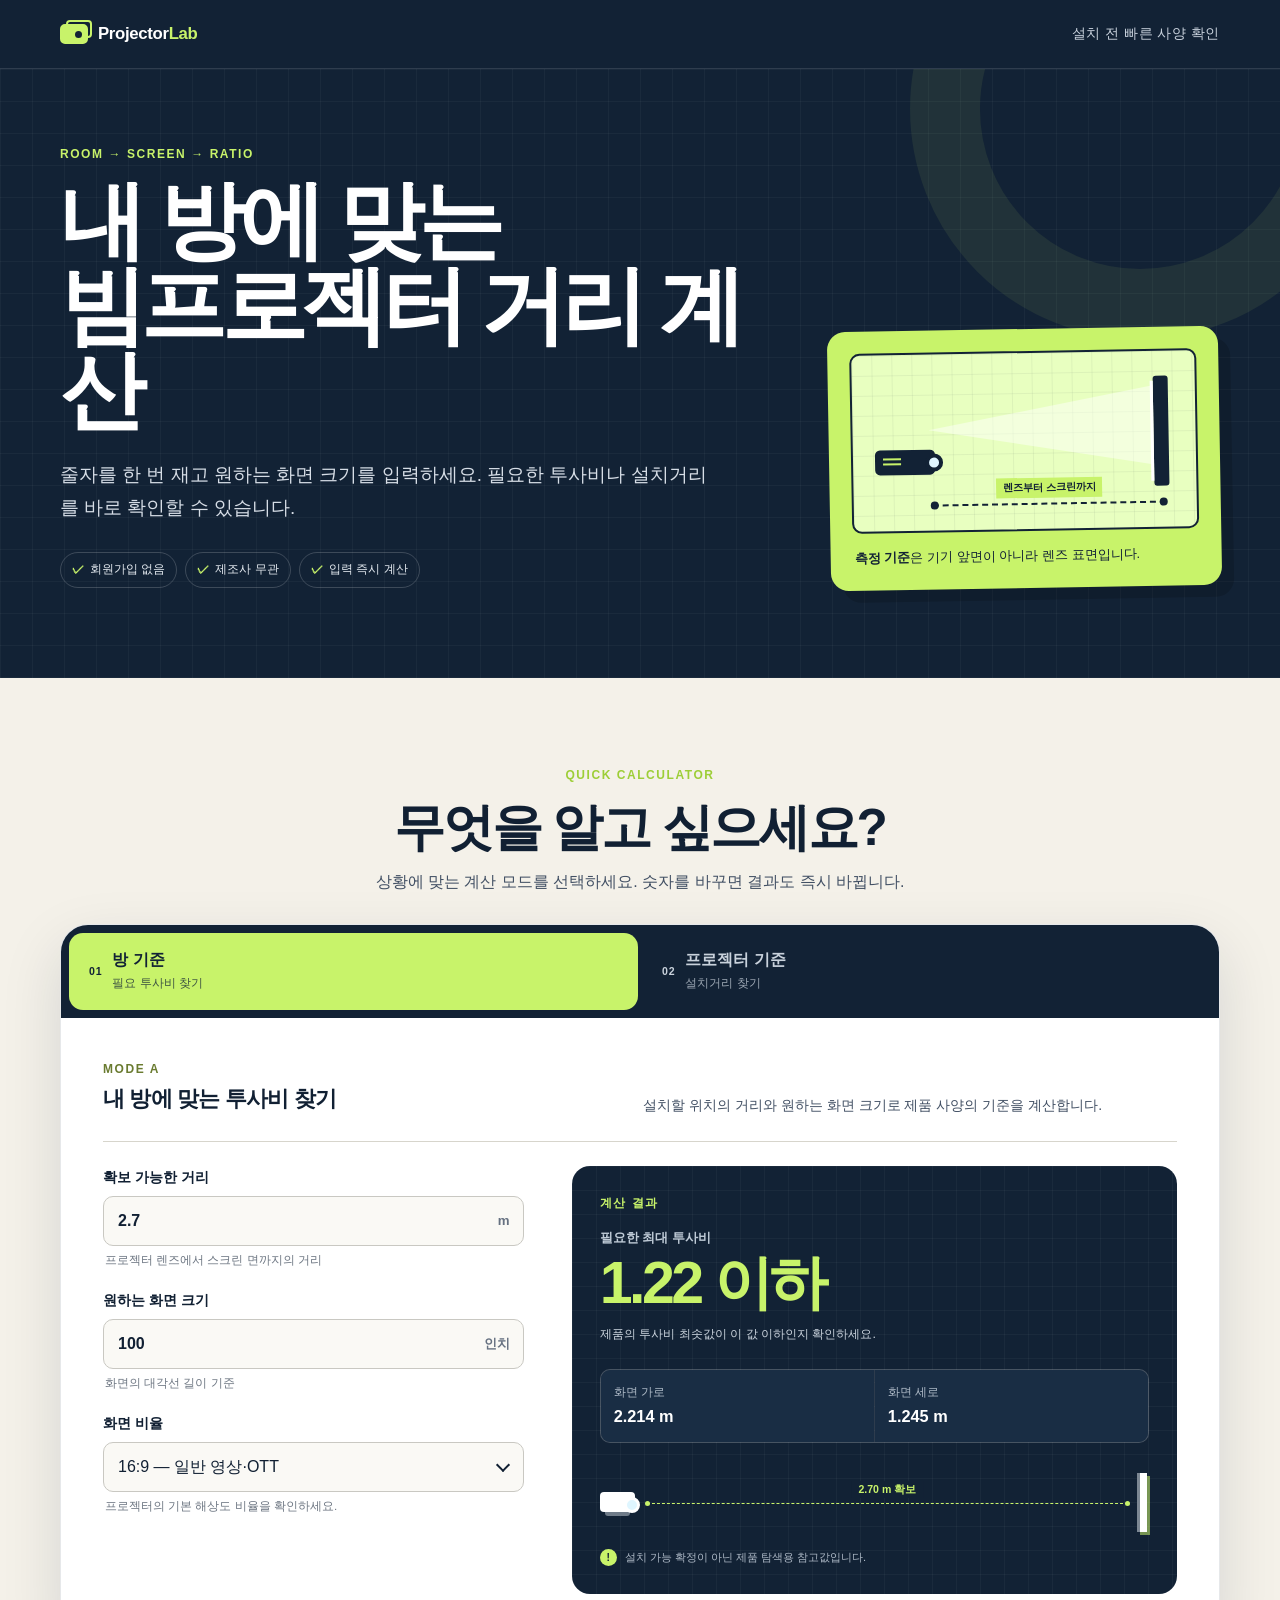
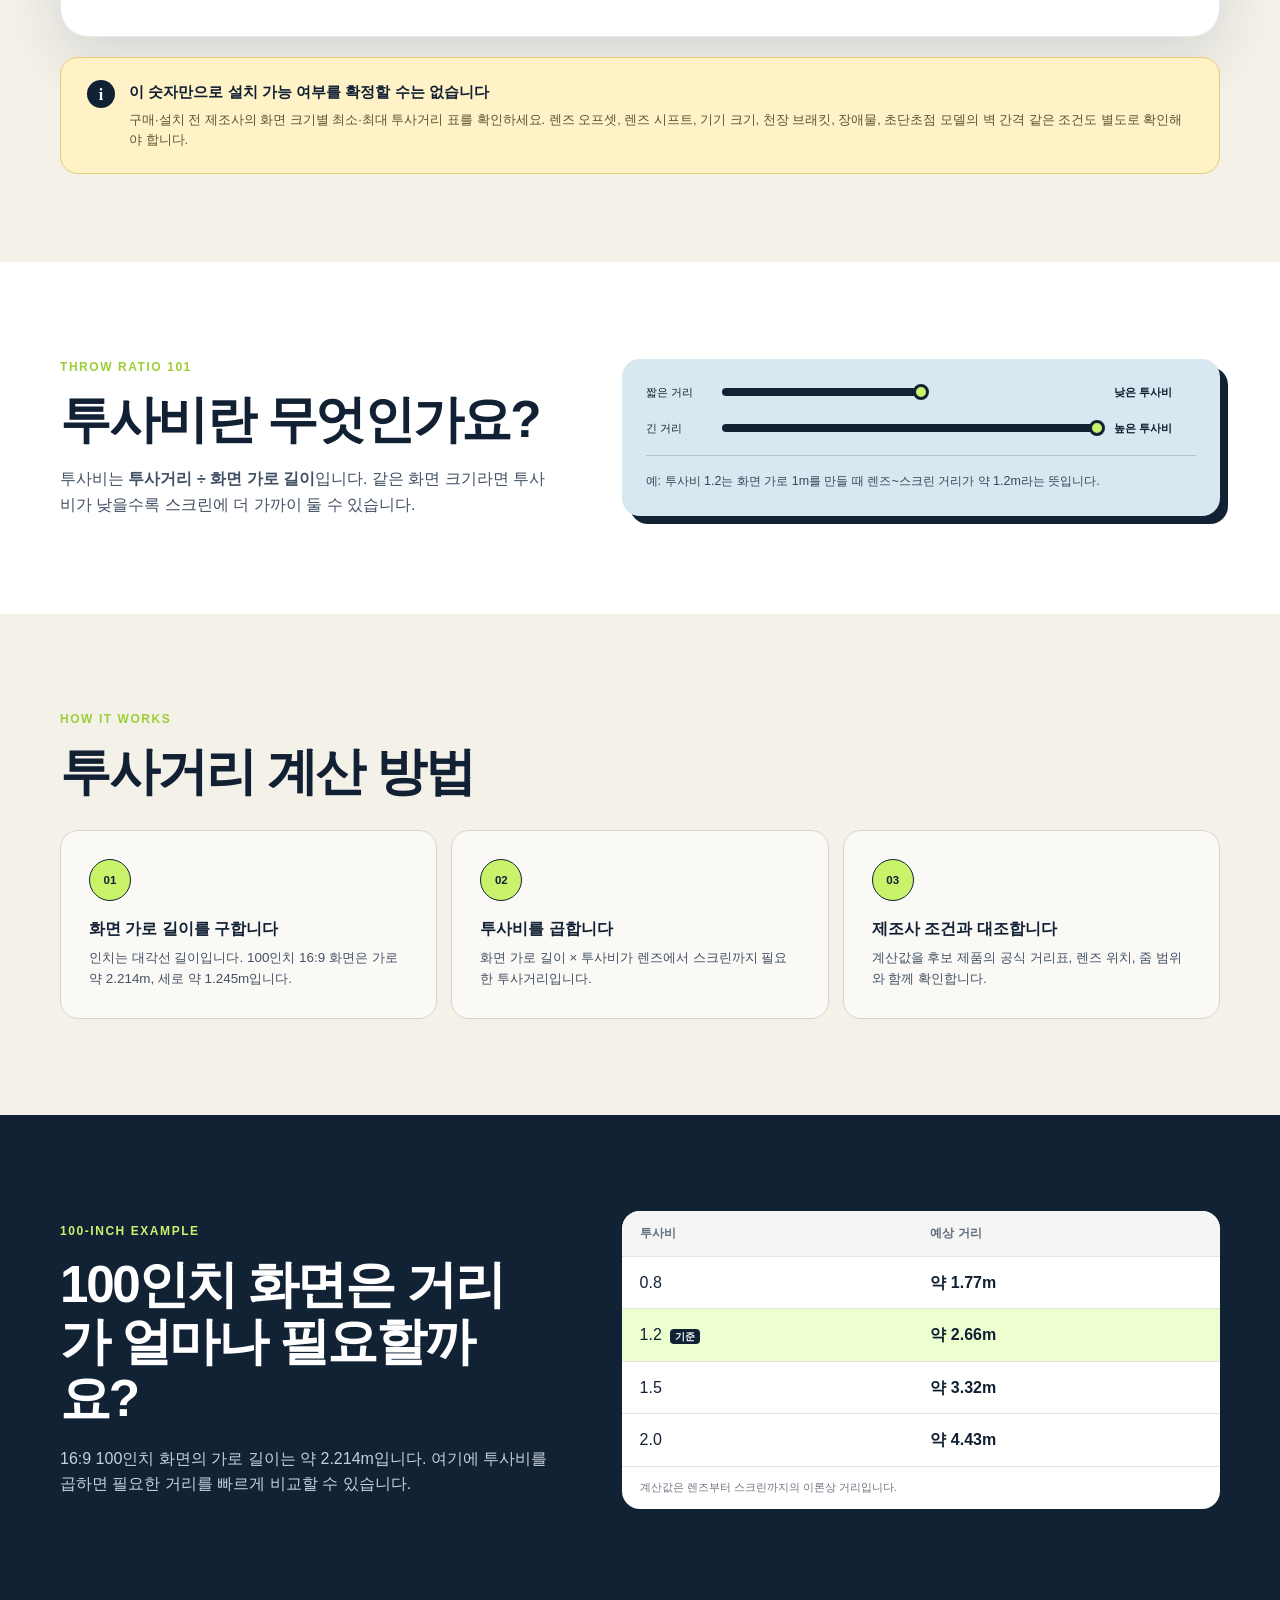
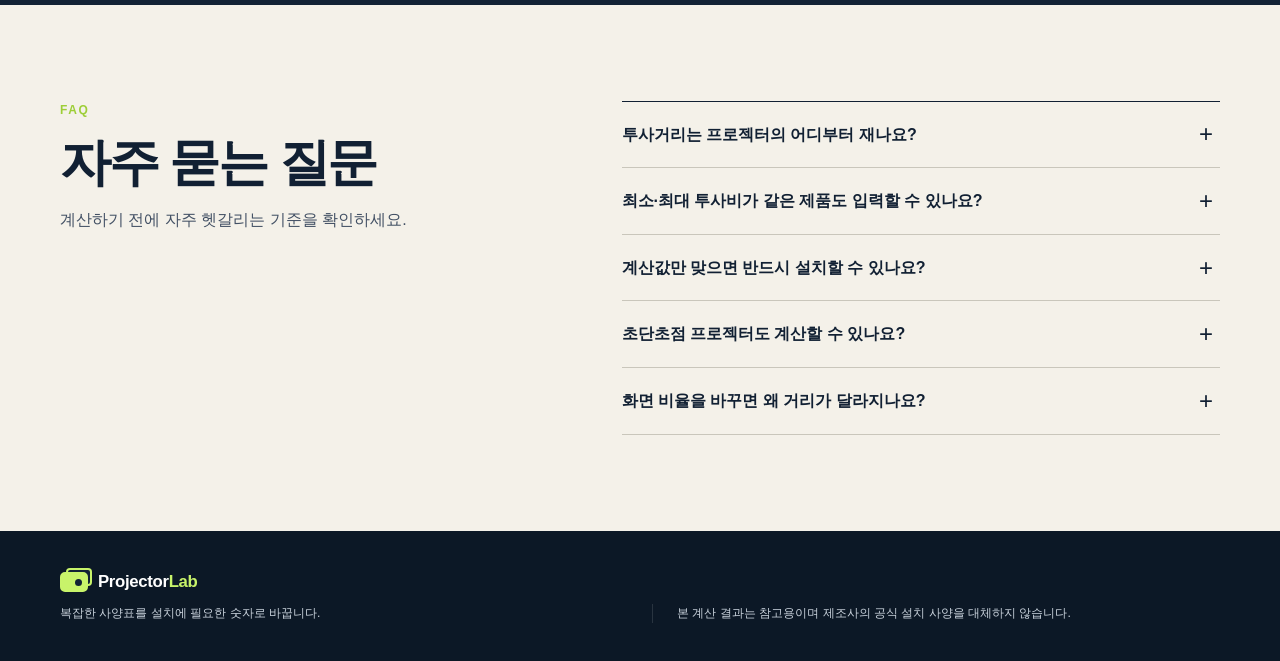
<file: index.html>
<!doctype html>
<html lang="ko">
<head>
  <meta name="google-site-verification" content="B5GOmfGy6FbbzFQtuXUkvJ8qr01A3yfCXxKRgGV3XOA" />
  <!-- Google tag (gtag.js) -->
  <script async src="https://www.googletagmanager.com/gtag/js?id=G-33C0VEND99"></script>
  <script>
  window.dataLayer = window.dataLayer || [];
  function gtag(){dataLayer.push(arguments);}
  gtag('js', new Date());

  gtag('config', 'G-33C0VEND99');
  </script>
  <meta charset="utf-8">
  <meta name="viewport" content="width=device-width, initial-scale=1">
  <title>빔프로젝터 투사거리·화면 크기 계산기 | 투사비 쉽게 계산하기</title>
  <meta name="description" content="방 크기와 원하는 인치로 필요한 프로젝터 투사비를 계산하거나, 투사비로 100인치 등 원하는 화면의 최소·최대 설치거리를 확인하세요.">
  <link rel="canonical" href="https://projector-calculator-e9t.pages.dev/">
  <meta name="theme-color" content="#122235">
  <meta property="og:type" content="website">
  <meta property="og:locale" content="ko_KR">
  <meta property="og:title" content="빔프로젝터 투사거리·화면 크기 계산기">
  <meta property="og:description" content="거리, 화면 크기, 투사비의 관계를 초보자도 쉽게 계산하고 이해할 수 있습니다.">
  <meta property="og:url" content="https://projector-calculator-e9t.pages.dev/">
  <link rel="stylesheet" href="style.css">
  <script src="script.js" defer></script>
</head>
<body>
  <a class="skip-link" href="#calculator">계산기로 바로가기</a>

  <header class="site-header">
    <div class="shell header-inner">
      <a class="brand" href="./index.html" aria-label="빔프로젝터 계산기 홈">
        <span class="brand-mark" aria-hidden="true"></span>
        <span>Projector<span class="brand-accent">Lab</span></span>
      </a>
      <span class="header-note">설치 전 빠른 사양 확인</span>
    </div>
  </header>

  <main>
    <section class="hero">
      <div class="shell hero-grid">
        <div class="hero-copy">
          <p class="eyebrow">ROOM → SCREEN → RATIO</p>
          <h1>내 방에 맞는<br>빔프로젝터 거리 계산</h1>
          <p class="hero-lead">줄자를 한 번 재고 원하는 화면 크기를 입력하세요. 필요한 투사비나 설치거리를 바로 확인할 수 있습니다.</p>
          <ul class="trust-list" aria-label="계산기 특징">
            <li>회원가입 없음</li>
            <li>제조사 무관</li>
            <li>입력 즉시 계산</li>
          </ul>
        </div>

        <div class="hero-diagram" aria-label="프로젝터 렌즈에서 스크린까지의 거리를 재는 방법">
          <div class="diagram-room">
            <div class="diagram-projector">
              <span class="projector-lens" aria-hidden="true"></span>
              <span class="projector-body" aria-hidden="true"></span>
            </div>
            <div class="light-beam" aria-hidden="true"></div>
            <div class="diagram-screen" aria-hidden="true">
              <span></span>
            </div>
            <div class="measure-line" aria-hidden="true">
              <span class="measure-start"></span>
              <span class="measure-end"></span>
              <strong>렌즈부터 스크린까지</strong>
            </div>
          </div>
          <p><strong>측정 기준</strong>은 기기 앞면이 아니라 렌즈 표면입니다.</p>
        </div>
      </div>
    </section>

    <section class="calculator-section" id="calculator" aria-labelledby="calculator-title">
      <div class="shell">
        <div class="section-heading">
          <p class="section-kicker">QUICK CALCULATOR</p>
          <h2 id="calculator-title">무엇을 알고 싶으세요?</h2>
          <p>상황에 맞는 계산 모드를 선택하세요. 숫자를 바꾸면 결과도 즉시 바뀝니다.</p>
        </div>

        <div class="calculator-card">
          <div class="mode-tabs" role="tablist" aria-label="계산 모드">
            <button class="mode-tab is-active" id="tab-room" type="button" role="tab" aria-selected="true" aria-controls="panel-room" tabindex="0">
              <span class="tab-number" aria-hidden="true">01</span>
              <span><strong>방 기준</strong><small>필요 투사비 찾기</small></span>
            </button>
            <button class="mode-tab" id="tab-projector" type="button" role="tab" aria-selected="false" aria-controls="panel-projector" tabindex="-1">
              <span class="tab-number" aria-hidden="true">02</span>
              <span><strong>프로젝터 기준</strong><small>설치거리 찾기</small></span>
            </button>
          </div>

          <section class="mode-panel" id="panel-room" role="tabpanel" aria-labelledby="tab-room">
            <div class="mode-intro">
              <div>
                <p class="mode-label">MODE A</p>
                <h3>내 방에 맞는 투사비 찾기</h3>
              </div>
              <p>설치할 위치의 거리와 원하는 화면 크기로 제품 사양의 기준을 계산합니다.</p>
            </div>

            <div class="calculator-layout">
              <form class="input-panel" id="room-form" novalidate>
                <fieldset>
                  <legend class="sr-only">방 기준 계산 입력</legend>

                  <div class="field-group">
                    <label for="room-distance">확보 가능한 거리</label>
                    <div class="input-with-unit">
                      <input id="room-distance" name="distance" type="number" inputmode="decimal" min="0.1" max="30" step="0.01" value="2.7" aria-describedby="room-distance-help room-distance-error">
                      <span aria-hidden="true">m</span>
                    </div>
                    <p class="field-help" id="room-distance-help">프로젝터 렌즈에서 스크린 면까지의 거리</p>
                    <p class="field-error" id="room-distance-error" aria-live="polite"></p>
                  </div>

                  <div class="field-group">
                    <label for="room-size">원하는 화면 크기</label>
                    <div class="input-with-unit">
                      <input id="room-size" name="screenSize" type="number" inputmode="decimal" min="10" max="500" step="1" value="100" aria-describedby="room-size-help room-size-error">
                      <span aria-hidden="true">인치</span>
                    </div>
                    <p class="field-help" id="room-size-help">화면의 대각선 길이 기준</p>
                    <p class="field-error" id="room-size-error" aria-live="polite"></p>
                  </div>

                  <div class="field-group">
                    <label for="room-ratio">화면 비율</label>
                    <div class="select-wrap">
                      <select id="room-ratio" name="aspectRatio">
                        <option value="16:9" selected>16:9 — 일반 영상·OTT</option>
                        <option value="16:10">16:10 — 업무·교육</option>
                        <option value="4:3">4:3 — 구형 영상·문서</option>
                      </select>
                    </div>
                    <p class="field-help">프로젝터의 기본 해상도 비율을 확인하세요.</p>
                  </div>
                </fieldset>
              </form>

              <div class="result-panel" id="room-result" aria-live="polite" aria-atomic="true">
                <p class="result-eyebrow">계산 결과</p>
                <div class="result-error" id="room-result-error" hidden>입력값을 확인하면 결과가 여기에 표시됩니다.</div>
                <div class="result-content" id="room-result-content">
                  <div class="primary-result">
                    <span>필요한 최대 투사비</span>
                    <strong id="room-throw-ratio">1.22 이하</strong>
                    <p>제품의 투사비 최솟값이 이 값 이하인지 확인하세요.</p>
                  </div>
                  <dl class="result-stats">
                    <div>
                      <dt>화면 가로</dt>
                      <dd id="room-width">2.214 m</dd>
                    </div>
                    <div>
                      <dt>화면 세로</dt>
                      <dd id="room-height">1.245 m</dd>
                    </div>
                  </dl>
                  <div class="distance-visual" aria-hidden="true">
                    <div class="visual-projector"><i></i></div>
                    <div class="visual-track">
                      <span></span>
                      <strong id="room-distance-visual">2.70 m 확보</strong>
                    </div>
                    <div class="visual-screen" id="room-screen-visual"></div>
                  </div>
                  <p class="result-note"><span aria-hidden="true">!</span> 설치 가능 확정이 아닌 제품 탐색용 참고값입니다.</p>
                </div>
              </div>
            </div>
          </section>

          <section class="mode-panel" id="panel-projector" role="tabpanel" aria-labelledby="tab-projector" hidden>
            <div class="mode-intro">
              <div>
                <p class="mode-label">MODE B</p>
                <h3>내 프로젝터의 설치거리 찾기</h3>
              </div>
              <p>제품 사양표의 투사비 범위로 원하는 화면에 필요한 거리를 계산합니다.</p>
            </div>

            <div class="calculator-layout">
              <form class="input-panel" id="projector-form" novalidate>
                <fieldset>
                  <legend class="sr-only">프로젝터 기준 계산 입력</legend>

                  <div class="split-fields">
                    <div class="field-group">
                      <label for="throw-min">최소 투사비</label>
                      <input id="throw-min" name="throwMin" type="number" inputmode="decimal" min="0.05" max="10" step="0.01" value="1.2" aria-describedby="throw-min-help throw-min-error">
                      <p class="field-help" id="throw-min-help">사양표의 앞쪽 값</p>
                      <p class="field-error" id="throw-min-error" aria-live="polite"></p>
                    </div>
                    <div class="field-group">
                      <label for="throw-max">최대 투사비</label>
                      <input id="throw-max" name="throwMax" type="number" inputmode="decimal" min="0.05" max="10" step="0.01" value="1.5" aria-describedby="throw-max-help throw-max-error">
                      <p class="field-help" id="throw-max-help">줌이 없으면 같은 값</p>
                      <p class="field-error" id="throw-max-error" aria-live="polite"></p>
                    </div>
                  </div>

                  <div class="field-group">
                    <label for="projector-size">원하는 화면 크기</label>
                    <div class="input-with-unit">
                      <input id="projector-size" name="screenSize" type="number" inputmode="decimal" min="10" max="500" step="1" value="100" aria-describedby="projector-size-help projector-size-error">
                      <span aria-hidden="true">인치</span>
                    </div>
                    <p class="field-help" id="projector-size-help">화면의 대각선 길이 기준</p>
                    <p class="field-error" id="projector-size-error" aria-live="polite"></p>
                  </div>

                  <div class="field-group">
                    <label for="projector-ratio">화면 비율</label>
                    <div class="select-wrap">
                      <select id="projector-ratio" name="aspectRatio">
                        <option value="16:9" selected>16:9 — 일반 영상·OTT</option>
                        <option value="16:10">16:10 — 업무·교육</option>
                        <option value="4:3">4:3 — 구형 영상·문서</option>
                      </select>
                    </div>
                    <p class="field-help">프로젝터의 기본 해상도 비율을 확인하세요.</p>
                  </div>
                </fieldset>
              </form>

              <div class="result-panel" id="projector-result" aria-live="polite" aria-atomic="true">
                <p class="result-eyebrow">계산 결과</p>
                <div class="result-error" id="projector-result-error" hidden>입력값을 확인하면 결과가 여기에 표시됩니다.</div>
                <div class="result-content" id="projector-result-content">
                  <div class="primary-result">
                    <span>필요한 설치거리</span>
                    <strong id="projector-distance">2.66–3.32 m</strong>
                    <p>렌즈 표면에서 스크린 면까지의 거리입니다.</p>
                  </div>
                  <dl class="result-stats">
                    <div>
                      <dt>화면 가로</dt>
                      <dd id="projector-width">2.214 m</dd>
                    </div>
                    <div>
                      <dt>화면 세로</dt>
                      <dd id="projector-height">1.245 m</dd>
                    </div>
                  </dl>
                  <div class="distance-visual" aria-hidden="true">
                    <div class="visual-projector"><i></i></div>
                    <div class="visual-track">
                      <span></span>
                      <strong id="projector-distance-visual">2.66–3.32 m</strong>
                    </div>
                    <div class="visual-screen" id="projector-screen-visual"></div>
                  </div>
                  <p class="result-note"><span aria-hidden="true">!</span> 줌·렌즈 위치에 따라 실제 설치 범위가 달라질 수 있습니다.</p>
                </div>
              </div>
            </div>
          </section>
        </div>

        <aside class="install-warning" aria-labelledby="warning-title">
          <div class="warning-icon" aria-hidden="true">i</div>
          <div>
            <h3 id="warning-title">이 숫자만으로 설치 가능 여부를 확정할 수는 없습니다</h3>
            <p>구매·설치 전 제조사의 화면 크기별 최소·최대 투사거리 표를 확인하세요. 렌즈 오프셋, 렌즈 시프트, 기기 크기, 천장 브래킷, 장애물, 초단초점 모델의 벽 간격 같은 조건도 별도로 확인해야 합니다.</p>
          </div>
        </aside>
      </div>
    </section>

    <section class="guide-section" aria-labelledby="meaning-title">
      <div class="shell guide-grid">
        <div class="guide-heading">
          <p class="section-kicker">THROW RATIO 101</p>
          <h2 id="meaning-title">투사비란 무엇인가요?</h2>
          <p>투사비는 <strong>투사거리 ÷ 화면 가로 길이</strong>입니다. 같은 화면 크기라면 투사비가 낮을수록 스크린에 더 가까이 둘 수 있습니다.</p>
        </div>
        <div class="ratio-scale" aria-label="투사비가 낮을수록 짧은 거리에서 큰 화면을 만들 수 있다는 설명">
          <div class="scale-row">
            <span>짧은 거리</span>
            <div class="scale-line"><i></i></div>
            <strong>낮은 투사비</strong>
          </div>
          <div class="scale-row">
            <span>긴 거리</span>
            <div class="scale-line scale-line-long"><i></i></div>
            <strong>높은 투사비</strong>
          </div>
          <p>예: 투사비 1.2는 화면 가로 1m를 만들 때 렌즈~스크린 거리가 약 1.2m라는 뜻입니다.</p>
        </div>
      </div>
    </section>

    <section class="content-section" aria-labelledby="method-title">
      <div class="shell">
        <div class="section-heading left">
          <p class="section-kicker">HOW IT WORKS</p>
          <h2 id="method-title">투사거리 계산 방법</h2>
        </div>
        <ol class="steps">
          <li>
            <span>01</span>
            <div>
              <h3>화면 가로 길이를 구합니다</h3>
              <p>인치는 대각선 길이입니다. 100인치 16:9 화면은 가로 약 2.214m, 세로 약 1.245m입니다.</p>
            </div>
          </li>
          <li>
            <span>02</span>
            <div>
              <h3>투사비를 곱합니다</h3>
              <p>화면 가로 길이 × 투사비가 렌즈에서 스크린까지 필요한 투사거리입니다.</p>
            </div>
          </li>
          <li>
            <span>03</span>
            <div>
              <h3>제조사 조건과 대조합니다</h3>
              <p>계산값을 후보 제품의 공식 거리표, 렌즈 위치, 줌 범위와 함께 확인합니다.</p>
            </div>
          </li>
        </ol>
      </div>
    </section>

    <section class="example-section" aria-labelledby="example-title">
      <div class="shell example-grid">
        <div>
          <p class="section-kicker light">100-INCH EXAMPLE</p>
          <h2 id="example-title">100인치 화면은 거리가 얼마나 필요할까요?</h2>
          <p>16:9 100인치 화면의 가로 길이는 약 2.214m입니다. 여기에 투사비를 곱하면 필요한 거리를 빠르게 비교할 수 있습니다.</p>
        </div>
        <div class="example-table-wrap">
          <table>
            <caption class="sr-only">16대9 100인치 화면의 투사비별 예상 거리</caption>
            <thead>
              <tr>
                <th scope="col">투사비</th>
                <th scope="col">예상 거리</th>
              </tr>
            </thead>
            <tbody>
              <tr><td>0.8</td><td>약 1.77m</td></tr>
              <tr class="is-highlight"><td>1.2</td><td>약 2.66m</td></tr>
              <tr><td>1.5</td><td>약 3.32m</td></tr>
              <tr><td>2.0</td><td>약 4.43m</td></tr>
            </tbody>
          </table>
          <p>계산값은 렌즈부터 스크린까지의 이론상 거리입니다.</p>
        </div>
      </div>
    </section>

    <section class="faq-section" aria-labelledby="faq-title">
      <div class="shell faq-grid">
        <div>
          <p class="section-kicker">FAQ</p>
          <h2 id="faq-title">자주 묻는 질문</h2>
          <p>계산하기 전에 자주 헷갈리는 기준을 확인하세요.</p>
        </div>
        <div class="faq-list">
          <details>
            <summary>투사거리는 프로젝터의 어디부터 재나요?</summary>
            <p>프로젝터 본체 앞면이 아니라 렌즈 표면부터 스크린 면까지 잽니다. 기기 깊이와 케이블 공간은 별도로 확보해야 합니다.</p>
          </details>
          <details>
            <summary>최소·최대 투사비가 같은 제품도 입력할 수 있나요?</summary>
            <p>네. 줌이 없거나 고정 투사비인 모델은 두 값에 같은 숫자를 입력하면 단일 설치거리가 표시됩니다.</p>
          </details>
          <details>
            <summary>계산값만 맞으면 반드시 설치할 수 있나요?</summary>
            <p>아닙니다. 계산기는 수평 거리와 화면 크기의 관계만 다룹니다. 렌즈 오프셋, 렌즈 시프트, 천장 높이, 장애물과 제조사별 설치 제한을 함께 확인해야 합니다.</p>
          </details>
          <details>
            <summary>초단초점 프로젝터도 계산할 수 있나요?</summary>
            <p>투사비 자체의 이론 계산은 가능하지만, 초단초점 모델은 기기별 벽 간격과 스크린 호환 조건이 매우 다릅니다. 반드시 해당 모델의 설치 도면을 우선하세요.</p>
          </details>
          <details>
            <summary>화면 비율을 바꾸면 왜 거리가 달라지나요?</summary>
            <p>같은 대각선 인치라도 16:9, 16:10, 4:3은 화면 가로 길이가 다릅니다. 투사거리는 화면 가로 길이를 기준으로 계산하므로 결과도 달라집니다.</p>
          </details>
        </div>
      </div>
    </section>
  </main>

  <footer class="site-footer">
    <div class="shell footer-inner">
      <div>
        <span class="brand footer-brand">
          <span class="brand-mark" aria-hidden="true"></span>
          <span>Projector<span class="brand-accent">Lab</span></span>
        </span>
        <p>복잡한 사양표를 설치에 필요한 숫자로 바꿉니다.</p>
      </div>
      <p class="footer-disclaimer">본 계산 결과는 참고용이며 제조사의 공식 설치 사양을 대체하지 않습니다.</p>
    </div>
  </footer>

  <noscript>
    <div class="noscript-notice">계산기를 사용하려면 브라우저에서 JavaScript를 활성화해 주세요. 아래 설명과 예시는 그대로 읽을 수 있습니다.</div>
  </noscript>
</body>
</html>
</file>
<file: style.css>
:root {
  --ink: #112033;
  --ink-soft: #425064;
  --navy: #122235;
  --navy-2: #192d44;
  --paper: #f4f1e9;
  --paper-deep: #ebe6da;
  --white: #ffffff;
  --lime: #c8f36a;
  --lime-dark: #9dce37;
  --sky: #d7e8f0;
  --line: #d7d5cc;
  --danger: #b42318;
  --warning: #fff2c7;
  --shadow: 0 22px 60px rgba(17, 32, 51, 0.13);
  --radius-sm: 10px;
  --radius-md: 18px;
  --radius-lg: 28px;
  --shell: 1160px;
}

* {
  box-sizing: border-box;
}

html {
  scroll-behavior: smooth;
}

body {
  margin: 0;
  color: var(--ink);
  background: var(--paper);
  font-family: Pretendard, "Noto Sans KR", "Apple SD Gothic Neo", "Malgun Gothic", Arial, sans-serif;
  line-height: 1.6;
  text-rendering: optimizeLegibility;
  -webkit-font-smoothing: antialiased;
}

button,
input,
select {
  font: inherit;
}

button,
select {
  cursor: pointer;
}

a {
  color: inherit;
}

.shell {
  width: min(calc(100% - 32px), var(--shell));
  margin-inline: auto;
}

.sr-only {
  position: absolute;
  width: 1px;
  height: 1px;
  padding: 0;
  margin: -1px;
  overflow: hidden;
  clip: rect(0, 0, 0, 0);
  white-space: nowrap;
  border: 0;
}

.skip-link {
  position: fixed;
  z-index: 100;
  top: 10px;
  left: 10px;
  padding: 10px 14px;
  color: var(--navy);
  background: var(--lime);
  border-radius: 8px;
  font-weight: 800;
  transform: translateY(-150%);
}

.skip-link:focus {
  transform: translateY(0);
}

.site-header {
  position: relative;
  z-index: 5;
  color: var(--white);
  background: var(--navy);
  border-bottom: 1px solid rgba(255,255,255,0.12);
}

.header-inner {
  min-height: 68px;
  display: flex;
  align-items: center;
  justify-content: space-between;
  gap: 16px;
}

.brand {
  display: inline-flex;
  align-items: center;
  gap: 10px;
  color: var(--white);
  text-decoration: none;
  font-size: 1.05rem;
  font-weight: 900;
  letter-spacing: -0.02em;
}

.brand-mark {
  position: relative;
  width: 28px;
  height: 20px;
  background: var(--lime);
  border: 2px solid var(--lime);
  border-radius: 5px;
  box-shadow: 5px -5px 0 -3px var(--navy), 5px -5px 0 -1px var(--lime);
}

.brand-mark::after {
  content: "";
  position: absolute;
  right: 4px;
  top: 5px;
  width: 7px;
  height: 7px;
  background: var(--navy);
  border-radius: 50%;
}

.brand-accent {
  color: var(--lime);
}

.header-note {
  font-size: 0.78rem;
  color: #c8d1dc;
  letter-spacing: 0.04em;
}

.hero {
  position: relative;
  overflow: hidden;
  color: var(--white);
  background-color: var(--navy);
  background-image:
    linear-gradient(rgba(255,255,255,0.035) 1px, transparent 1px),
    linear-gradient(90deg, rgba(255,255,255,0.035) 1px, transparent 1px);
  background-size: 32px 32px;
}

.hero::before {
  content: "";
  position: absolute;
  width: 320px;
  height: 320px;
  top: -190px;
  right: -90px;
  border: 70px solid rgba(200, 243, 106, 0.08);
  border-radius: 50%;
}

.hero-grid {
  position: relative;
  display: grid;
  gap: 42px;
  padding-block: 58px 72px;
}

.eyebrow,
.section-kicker,
.mode-label,
.result-eyebrow {
  margin: 0 0 14px;
  color: var(--lime-dark);
  font-size: 0.75rem;
  font-weight: 900;
  letter-spacing: 0.13em;
}

.hero .eyebrow {
  color: var(--lime);
}

.hero h1 {
  max-width: 760px;
  margin: 0;
  font-size: clamp(2.4rem, 11vw, 5.4rem);
  line-height: 0.98;
  letter-spacing: -0.065em;
  text-wrap: balance;
}

.hero-lead {
  max-width: 650px;
  margin: 26px 0 0;
  color: #d6dde6;
  font-size: clamp(1rem, 3vw, 1.18rem);
  line-height: 1.75;
}

.trust-list {
  display: flex;
  flex-wrap: wrap;
  gap: 8px;
  margin: 28px 0 0;
  padding: 0;
  list-style: none;
}

.trust-list li {
  padding: 7px 11px;
  color: #e5ebf1;
  border: 1px solid rgba(255,255,255,0.18);
  border-radius: 999px;
  font-size: 0.78rem;
}

.trust-list li::before {
  content: "✓";
  margin-right: 6px;
  color: var(--lime);
  font-weight: 900;
}

.hero-diagram {
  align-self: end;
  padding: 22px;
  color: var(--navy);
  background: var(--lime);
  border-radius: var(--radius-md);
  box-shadow: 12px 12px 0 rgba(0,0,0,0.16);
  transform: rotate(-1deg);
}

.hero-diagram > p {
  margin: 14px 2px 0;
  font-size: 0.82rem;
}

.diagram-room {
  position: relative;
  min-height: 180px;
  overflow: hidden;
  background:
    linear-gradient(rgba(18,34,53,0.06) 1px, transparent 1px),
    linear-gradient(90deg, rgba(18,34,53,0.06) 1px, transparent 1px),
    #e8ffc0;
  background-size: 20px 20px;
  border: 2px solid var(--navy);
  border-radius: 10px;
}

.diagram-projector {
  position: absolute;
  left: 22px;
  bottom: 56px;
  z-index: 2;
  width: 60px;
  height: 30px;
}

.projector-body {
  position: absolute;
  inset: 5px 0 0 0;
  background: var(--navy);
  border-radius: 5px;
}

.projector-body::before {
  content: "";
  position: absolute;
  left: 8px;
  top: 8px;
  width: 18px;
  height: 2px;
  background: var(--lime);
  box-shadow: 0 5px 0 var(--lime);
}

.projector-lens {
  position: absolute;
  z-index: 1;
  right: -8px;
  top: 9px;
  width: 18px;
  height: 18px;
  background: #dff5ff;
  border: 4px solid var(--navy);
  border-radius: 50%;
}

.light-beam {
  position: absolute;
  left: 76px;
  right: 40px;
  top: 34px;
  bottom: 62px;
  background: rgba(255,255,255,0.45);
  clip-path: polygon(0 52%, 100% 0, 100% 100%);
}

.diagram-screen {
  position: absolute;
  top: 25px;
  right: 27px;
  width: 15px;
  height: 110px;
  background: var(--navy);
  border-radius: 3px;
}

.diagram-screen span {
  position: absolute;
  left: -3px;
  top: 5px;
  width: 3px;
  height: 100px;
  background: var(--white);
}

.measure-line {
  position: absolute;
  left: 79px;
  right: 31px;
  bottom: 24px;
  height: 1px;
  border-top: 2px dashed var(--navy);
}

.measure-line span {
  position: absolute;
  top: -5px;
  width: 8px;
  height: 8px;
  background: var(--navy);
  border-radius: 50%;
}

.measure-start {
  left: -2px;
}

.measure-end {
  right: -2px;
}

.measure-line strong {
  position: absolute;
  left: 50%;
  bottom: 7px;
  padding: 2px 7px;
  background: var(--lime);
  font-size: 0.64rem;
  white-space: nowrap;
  transform: translateX(-50%);
}

.calculator-section {
  position: relative;
  padding: 64px 0 72px;
}

.section-heading {
  max-width: 720px;
  margin: 0 auto 30px;
  text-align: center;
}

.section-heading.left {
  margin-inline: 0;
  text-align: left;
}

.section-heading h2,
.guide-heading h2,
.example-section h2,
.faq-section h2 {
  margin: 0;
  font-size: clamp(1.9rem, 7vw, 3.2rem);
  line-height: 1.12;
  letter-spacing: -0.045em;
}

.section-heading > p:last-child {
  margin: 12px 0 0;
  color: var(--ink-soft);
}

.calculator-card {
  overflow: hidden;
  background: var(--white);
  border: 1px solid rgba(17,32,51,0.1);
  border-radius: var(--radius-lg);
  box-shadow: var(--shadow);
}

.mode-tabs {
  display: grid;
  grid-template-columns: 1fr 1fr;
  padding: 6px;
  background: var(--navy);
  gap: 4px;
}

.mode-tab {
  display: flex;
  align-items: center;
  gap: 10px;
  min-width: 0;
  padding: 14px 12px;
  color: #c9d2dc;
  text-align: left;
  background: transparent;
  border: 0;
  border-radius: 14px;
}

.mode-tab.is-active {
  color: var(--navy);
  background: var(--lime);
}

.mode-tab:focus-visible {
  outline: 3px solid var(--white);
  outline-offset: -4px;
}

.mode-tab strong,
.mode-tab small {
  display: block;
}

.mode-tab strong {
  font-size: 0.9rem;
  line-height: 1.3;
}

.mode-tab small {
  margin-top: 3px;
  font-size: 0.68rem;
  opacity: 0.75;
}

.tab-number {
  display: none;
  font-size: 0.66rem;
  font-weight: 900;
  letter-spacing: 0.08em;
}

.mode-panel {
  padding: 26px 18px 20px;
}

.mode-panel[hidden] {
  display: none;
}

.mode-intro {
  display: grid;
  gap: 6px;
  padding-bottom: 24px;
  border-bottom: 1px solid var(--line);
}

.mode-intro h3 {
  margin: 0;
  font-size: 1.35rem;
  letter-spacing: -0.035em;
}

.mode-intro > p {
  margin: 0;
  color: var(--ink-soft);
  font-size: 0.88rem;
}

.mode-label {
  margin-bottom: 3px;
  color: #6a7b30;
}

.calculator-layout {
  display: grid;
  gap: 20px;
  padding-top: 24px;
}

.input-panel fieldset {
  display: grid;
  gap: 20px;
  margin: 0;
  padding: 0;
  border: 0;
}

.field-group {
  min-width: 0;
}

.field-group label {
  display: block;
  margin-bottom: 7px;
  font-size: 0.9rem;
  font-weight: 800;
}

.field-group input,
.field-group select {
  width: 100%;
  min-height: 50px;
  color: var(--ink);
  background: #faf9f5;
  border: 1px solid #c9c8c2;
  border-radius: var(--radius-sm);
  outline: 0;
  transition: border-color 150ms ease, box-shadow 150ms ease, background 150ms ease;
}

.field-group input {
  padding: 11px 14px;
  font-weight: 750;
}

.field-group select {
  padding: 11px 42px 11px 14px;
  appearance: none;
}

.field-group input:hover,
.field-group select:hover {
  border-color: #8893a0;
}

.field-group input:focus,
.field-group select:focus {
  background: var(--white);
  border-color: var(--navy);
  box-shadow: 0 0 0 3px rgba(18,34,53,0.12);
}

.field-group input[aria-invalid="true"] {
  border-color: var(--danger);
  box-shadow: 0 0 0 3px rgba(180,35,24,0.1);
}

.input-with-unit {
  position: relative;
}

.input-with-unit input {
  padding-right: 60px;
}

.input-with-unit span {
  position: absolute;
  right: 14px;
  top: 50%;
  color: #667181;
  font-size: 0.83rem;
  font-weight: 800;
  transform: translateY(-50%);
}

.select-wrap {
  position: relative;
}

.select-wrap::after {
  content: "";
  position: absolute;
  top: 50%;
  right: 16px;
  width: 8px;
  height: 8px;
  border-right: 2px solid var(--ink);
  border-bottom: 2px solid var(--ink);
  pointer-events: none;
  transform: translateY(-70%) rotate(45deg);
}

.field-help,
.field-error {
  margin: 6px 2px 0;
  font-size: 0.73rem;
  line-height: 1.45;
}

.field-help {
  color: #6d7682;
}

.field-error {
  color: var(--danger);
  font-weight: 700;
}

.field-error:empty {
  display: none;
}

.split-fields {
  display: grid;
  grid-template-columns: 1fr 1fr;
  gap: 12px;
}

.result-panel {
  position: relative;
  min-width: 0;
  padding: 22px;
  color: var(--white);
  background-color: var(--navy);
  background-image:
    linear-gradient(rgba(255,255,255,0.035) 1px, transparent 1px),
    linear-gradient(90deg, rgba(255,255,255,0.035) 1px, transparent 1px);
  background-size: 24px 24px;
  border-radius: var(--radius-md);
}

.result-eyebrow {
  color: var(--lime);
}

.result-error {
  min-height: 170px;
  display: grid;
  place-items: center;
  padding: 24px;
  color: #ffd2cd;
  text-align: center;
  border: 1px dashed rgba(255,210,205,0.45);
  border-radius: 12px;
}

.result-error[hidden] {
  display: none;
}

.primary-result > span {
  display: block;
  color: #bfcbd7;
  font-size: 0.82rem;
  font-weight: 700;
}

.primary-result > strong {
  display: block;
  margin-top: 2px;
  color: var(--lime);
  font-size: clamp(2.15rem, 9vw, 3.7rem);
  line-height: 1.1;
  letter-spacing: -0.06em;
  white-space: nowrap;
}

.primary-result > p {
  margin: 10px 0 0;
  color: #cbd4de;
  font-size: 0.78rem;
}

.result-stats {
  display: grid;
  grid-template-columns: 1fr 1fr;
  gap: 1px;
  margin: 24px 0 0;
  overflow: hidden;
  background: rgba(255,255,255,0.12);
  border: 1px solid rgba(255,255,255,0.12);
  border-radius: 10px;
}

.result-stats > div {
  padding: 13px;
  background: var(--navy-2);
}

.result-stats dt {
  color: #aebac7;
  font-size: 0.72rem;
}

.result-stats dd {
  margin: 2px 0 0;
  font-size: 1.02rem;
  font-weight: 850;
}

.distance-visual {
  display: grid;
  grid-template-columns: 38px 1fr 12px;
  align-items: center;
  gap: 4px;
  min-height: 74px;
  margin-top: 22px;
}

.visual-projector {
  position: relative;
  width: 35px;
  height: 20px;
  background: var(--white);
  border-radius: 4px;
}

.visual-projector::after {
  content: "";
  position: absolute;
  right: -5px;
  top: 5px;
  width: 10px;
  height: 10px;
  background: #dff6ff;
  border: 3px solid var(--white);
  border-radius: 50%;
}

.visual-projector i {
  position: absolute;
  left: 5px;
  bottom: -4px;
  width: 25px;
  height: 4px;
  background: #6f7b88;
  border-radius: 0 0 3px 3px;
}

.visual-track {
  position: relative;
  height: 42px;
  overflow: hidden;
}

.visual-track::before,
.visual-track::after {
  content: "";
  position: absolute;
  top: 20px;
  width: 5px;
  height: 5px;
  background: var(--lime);
  border-radius: 50%;
}

.visual-track::before {
  left: 3px;
}

.visual-track::after {
  right: 3px;
}

.visual-track span {
  position: absolute;
  left: 5px;
  right: 5px;
  top: 22px;
  border-top: 1px dashed var(--lime);
}

.visual-track strong {
  position: absolute;
  top: 0;
  left: 50%;
  padding: 0 7px;
  color: var(--lime);
  background: var(--navy);
  font-size: 0.66rem;
  white-space: nowrap;
  transform: translateX(-50%);
}

.visual-screen {
  width: 10px;
  height: 62px;
  background: var(--white);
  border-left: 3px solid #7c8793;
  box-shadow: 3px 3px 0 rgba(200,243,106,0.55);
}

.result-note {
  display: flex;
  gap: 8px;
  margin: 10px 0 0;
  color: #afbac7;
  font-size: 0.69rem;
  line-height: 1.5;
}

.result-note span {
  flex: 0 0 auto;
  display: grid;
  place-items: center;
  width: 17px;
  height: 17px;
  color: var(--navy);
  background: var(--lime);
  border-radius: 50%;
  font-size: 0.65rem;
  font-weight: 900;
}

.install-warning {
  display: grid;
  grid-template-columns: auto 1fr;
  gap: 14px;
  margin-top: 20px;
  padding: 20px;
  background: var(--warning);
  border: 1px solid #e8cd72;
  border-radius: var(--radius-md);
}

.warning-icon {
  display: grid;
  place-items: center;
  width: 28px;
  height: 28px;
  color: var(--white);
  background: var(--navy);
  border-radius: 50%;
  font-family: Georgia, serif;
  font-weight: 900;
}

.install-warning h3 {
  margin: 0;
  font-size: 0.96rem;
}

.install-warning p {
  margin: 5px 0 0;
  color: #5e5331;
  font-size: 0.8rem;
}

.guide-section {
  padding: 72px 0;
  background: var(--white);
}

.guide-grid {
  display: grid;
  gap: 34px;
}

.guide-heading p:last-child {
  margin: 18px 0 0;
  color: var(--ink-soft);
}

.ratio-scale {
  padding: 24px;
  background: var(--sky);
  border-radius: var(--radius-md);
  box-shadow: 8px 8px 0 var(--navy);
}

.scale-row {
  display: grid;
  grid-template-columns: 66px 1fr 82px;
  align-items: center;
  gap: 10px;
  margin-bottom: 18px;
  font-size: 0.71rem;
}

.scale-row strong {
  line-height: 1.25;
}

.scale-line {
  position: relative;
  width: 54%;
  height: 8px;
  background: var(--navy);
  border-radius: 999px;
}

.scale-line-long {
  width: 100%;
}

.scale-line i {
  position: absolute;
  right: -1px;
  top: -4px;
  width: 16px;
  height: 16px;
  background: var(--lime);
  border: 3px solid var(--navy);
  border-radius: 50%;
}

.ratio-scale > p {
  margin: 6px 0 0;
  padding-top: 16px;
  color: #35485c;
  border-top: 1px solid rgba(18,34,53,0.18);
  font-size: 0.78rem;
}

.content-section {
  padding: 72px 0;
}

.steps {
  display: grid;
  gap: 14px;
  margin: 28px 0 0;
  padding: 0;
  list-style: none;
}

.steps li {
  display: grid;
  grid-template-columns: 46px 1fr;
  gap: 15px;
  padding: 22px;
  background: rgba(255,255,255,0.58);
  border: 1px solid var(--line);
  border-radius: var(--radius-md);
}

.steps li > span {
  display: grid;
  place-items: center;
  width: 42px;
  height: 42px;
  color: var(--navy);
  background: var(--lime);
  border: 1px solid var(--navy);
  border-radius: 50%;
  font-size: 0.72rem;
  font-weight: 900;
}

.steps h3 {
  margin: 0;
  font-size: 1rem;
}

.steps p {
  margin: 5px 0 0;
  color: var(--ink-soft);
  font-size: 0.84rem;
}

.example-section {
  padding: 72px 0;
  color: var(--white);
  background: var(--navy);
}

.example-grid {
  display: grid;
  gap: 34px;
}

.section-kicker.light {
  color: var(--lime);
}

.example-section h2 {
  max-width: 650px;
}

.example-section h2 + p {
  max-width: 630px;
  margin: 18px 0 0;
  color: #c7d0da;
}

.example-table-wrap {
  overflow: hidden;
  background: var(--white);
  border-radius: var(--radius-md);
}

.example-table-wrap table {
  width: 100%;
  color: var(--ink);
  border-collapse: collapse;
}

.example-table-wrap th,
.example-table-wrap td {
  padding: 13px 18px;
  text-align: left;
  border-bottom: 1px solid #e4e3de;
}

.example-table-wrap th {
  color: #5f6b78;
  background: #f4f5f4;
  font-size: 0.74rem;
  text-transform: uppercase;
}

.example-table-wrap td:last-child {
  font-weight: 850;
}

.example-table-wrap tr.is-highlight {
  background: #edffd0;
}

.example-table-wrap tr.is-highlight td:first-child::after {
  content: "기준";
  margin-left: 8px;
  padding: 2px 5px;
  color: var(--white);
  background: var(--navy);
  border-radius: 4px;
  font-size: 0.61rem;
  font-weight: 800;
}

.example-table-wrap > p {
  margin: 0;
  padding: 12px 18px;
  color: #6d7682;
  font-size: 0.69rem;
}

.faq-section {
  padding: 72px 0 82px;
}

.faq-grid {
  display: grid;
  gap: 30px;
}

.faq-grid > div:first-child > p:last-child {
  color: var(--ink-soft);
}

.faq-list {
  border-top: 1px solid var(--ink);
}

.faq-list details {
  border-bottom: 1px solid #c9c6bb;
}

.faq-list summary {
  position: relative;
  padding: 20px 44px 20px 0;
  font-weight: 850;
  cursor: pointer;
  list-style: none;
}

.faq-list summary::-webkit-details-marker {
  display: none;
}

.faq-list summary::after {
  content: "+";
  position: absolute;
  right: 7px;
  top: 50%;
  font-size: 1.5rem;
  font-weight: 400;
  transform: translateY(-50%);
}

.faq-list details[open] summary::after {
  content: "−";
}

.faq-list details p {
  margin: -6px 0 20px;
  padding-right: 30px;
  color: var(--ink-soft);
  font-size: 0.87rem;
}

.site-footer {
  padding: 38px 0;
  color: #c9d2dc;
  background: #0c1826;
}

.footer-inner {
  display: grid;
  gap: 24px;
}

.footer-brand {
  margin-bottom: 8px;
}

.footer-inner p {
  margin: 0;
  font-size: 0.76rem;
}

.footer-disclaimer {
  max-width: 500px;
  padding-top: 18px;
  border-top: 1px solid rgba(255,255,255,0.12);
}

.noscript-notice {
  position: fixed;
  z-index: 50;
  right: 12px;
  bottom: 12px;
  left: 12px;
  padding: 12px 16px;
  color: var(--white);
  background: var(--danger);
  border-radius: 10px;
  text-align: center;
  font-size: 0.84rem;
}

@media (min-width: 600px) {
  .shell {
    width: min(calc(100% - 56px), var(--shell));
  }

  .header-note {
    font-size: 0.85rem;
  }

  .hero-grid {
    padding-block: 76px 90px;
  }

  .mode-tabs {
    padding: 8px;
  }

  .mode-tab {
    padding: 17px 20px;
  }

  .mode-tab strong {
    font-size: 1rem;
  }

  .mode-tab small {
    font-size: 0.73rem;
  }

  .tab-number {
    display: inline;
  }

  .mode-panel {
    padding: 34px;
  }

  .mode-intro {
    grid-template-columns: 1fr 1fr;
    align-items: end;
  }

  .result-panel {
    padding: 28px;
  }

  .install-warning {
    padding: 22px 26px;
  }

  .steps {
    grid-template-columns: repeat(3, 1fr);
  }

  .steps li {
    grid-template-columns: 1fr;
  }

  .footer-inner {
    grid-template-columns: 1fr 1fr;
    align-items: end;
  }

  .footer-disclaimer {
    padding-top: 0;
    padding-left: 24px;
    border-top: 0;
    border-left: 1px solid rgba(255,255,255,0.12);
  }
}

@media (min-width: 820px) {
  .hero-grid {
    grid-template-columns: minmax(0, 1.3fr) minmax(330px, 0.7fr);
    align-items: center;
    min-height: 560px;
  }

  .calculator-section {
    padding-block: 88px;
  }

  .calculator-layout {
    grid-template-columns: minmax(0, 0.82fr) minmax(380px, 1.18fr);
    gap: 34px;
  }

  .guide-grid,
  .example-grid,
  .faq-grid {
    grid-template-columns: minmax(0, 0.9fr) minmax(400px, 1.1fr);
    align-items: center;
    gap: 72px;
  }

  .faq-grid {
    align-items: start;
  }

  .guide-section,
  .content-section,
  .example-section,
  .faq-section {
    padding-block: 96px;
  }
}

@media (min-width: 1060px) {
  .mode-panel {
    padding: 42px;
  }

  .calculator-layout {
    gap: 48px;
  }

  .steps li {
    padding: 28px;
  }
}

@media (prefers-reduced-motion: reduce) {
  html {
    scroll-behavior: auto;
  }

  *,
  *::before,
  *::after {
    scroll-behavior: auto !important;
    transition-duration: 0.01ms !important;
  }
}

/* 404 page */
.error-page {
  min-height: 100vh;
  color: var(--white);
  background-color: var(--navy);
  background-image:
    linear-gradient(rgba(255,255,255,0.035) 1px, transparent 1px),
    linear-gradient(90deg, rgba(255,255,255,0.035) 1px, transparent 1px);
  background-size: 32px 32px;
}

.error-main {
  min-height: 100vh;
  display: grid;
  place-items: center;
  padding: 32px 16px;
}

.error-card {
  width: min(100%, 660px);
  padding: clamp(28px, 7vw, 64px);
  background: var(--navy-2);
  border: 1px solid rgba(255,255,255,0.14);
  border-radius: var(--radius-lg);
  box-shadow: 14px 14px 0 var(--lime);
}

.error-code {
  margin: 42px 0 0;
  color: var(--lime);
  font-size: clamp(4.8rem, 25vw, 9rem);
  font-weight: 950;
  line-height: 0.82;
  letter-spacing: -0.08em;
}

.error-card h1 {
  margin: 24px 0 0;
  font-size: clamp(1.8rem, 7vw, 3rem);
  line-height: 1.1;
  letter-spacing: -0.04em;
}

.error-card h1 + p {
  margin: 16px 0 0;
  color: #c8d2dd;
}

.home-link {
  display: inline-flex;
  align-items: center;
  gap: 16px;
  margin-top: 28px;
  padding: 12px 17px;
  color: var(--navy);
  background: var(--lime);
  border: 2px solid var(--lime);
  border-radius: 9px;
  text-decoration: none;
  font-weight: 900;
}

.home-link:hover {
  color: var(--white);
  background: transparent;
}

.home-link:focus-visible {
  outline: 3px solid var(--white);
  outline-offset: 4px;
}
</file>
